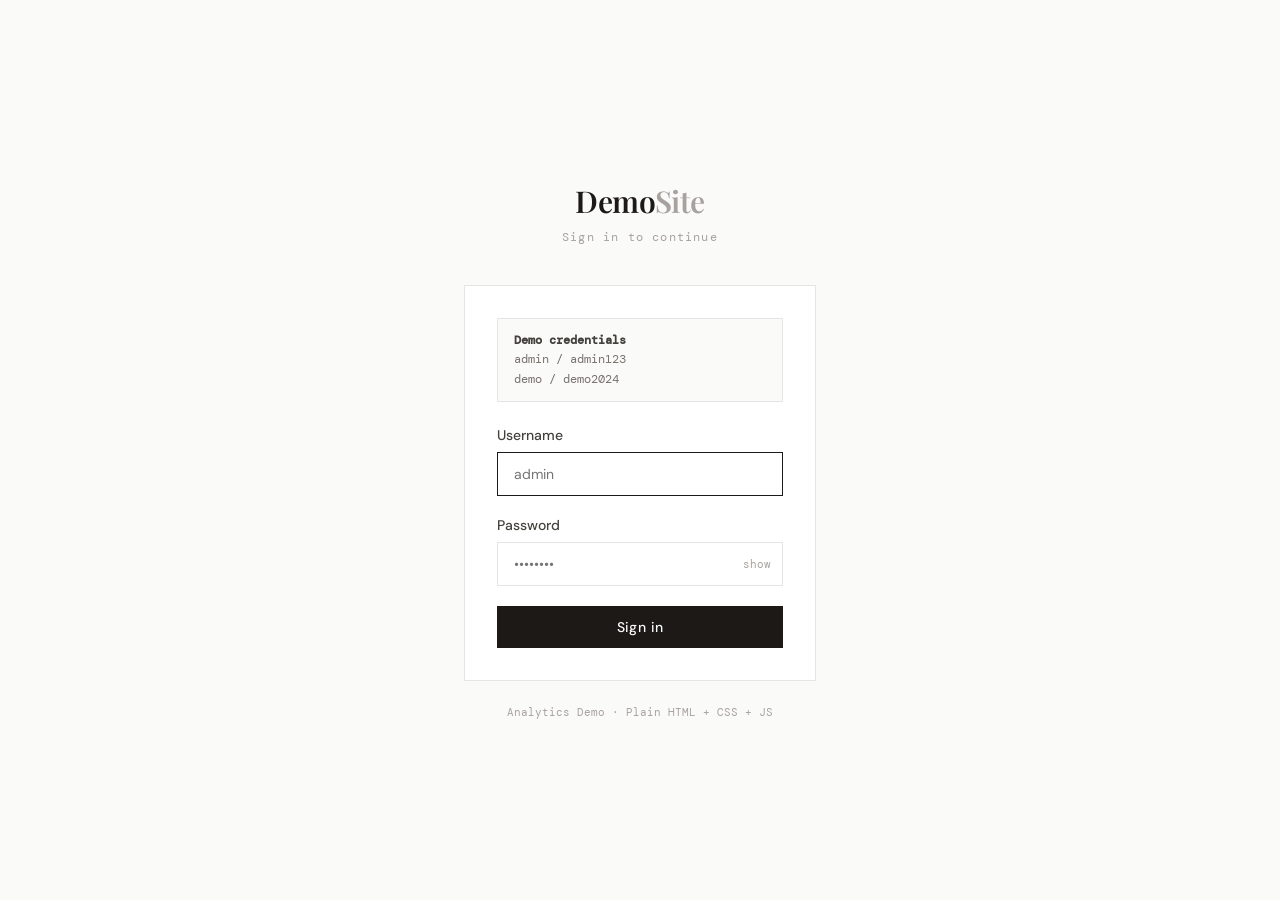
<file: index.html>
<!DOCTYPE html>
<html lang="en">
<head>
  <meta charset="UTF-8" />
  <meta name="viewport" content="width=device-width, initial-scale=1.0" />
  <title>DemoSite — Analytics Demo</title>
  <link rel="preconnect" href="https://fonts.googleapis.com" />
  <link rel="preconnect" href="https://fonts.gstatic.com" crossorigin />
  <link href="https://fonts.googleapis.com/css2?family=Playfair+Display:wght@400;500;600;700&family=DM+Sans:wght@300;400;500;600&family=DM+Mono:wght@400;500&display=swap" rel="stylesheet" />
  <link rel="stylesheet" href="style.css" />
</head>
<!-- Google tag (gtag.js) -->
<script async src="https://www.googletagmanager.com/gtag/js?id=G-HKEQTXE552"></script>
<script>
  window.dataLayer = window.dataLayer || [];
  function gtag(){dataLayer.push(arguments);}
  gtag('js', new Date());

  gtag('config', 'G-HKEQTXE552');
</script>
<body>

  <!-- LOGIN PAGE -->
  <div id="login-page" class="login-wrapper">
    <div class="login-inner">
      <div class="login-brand">
        <p class="brand-logo">Demo<span class="muted">Site</span></p>
        <p class="login-subtitle">Sign in to continue</p>
      </div>
      <div class="card">
        <div class="hint-box">
          <p><span class="hint-title">Demo credentials</span><br />admin / admin123<br />demo / demo2024</p>
        </div>
        <form id="login-form" novalidate>
          <div class="field">
            <label for="username">Username</label>
            <input type="text" id="username" name="username" autocomplete="username" autofocus placeholder="admin" />
          </div>
          <div class="field">
            <label for="password">Password</label>
            <div class="pw-wrap">
              <input type="password" id="password" name="password" autocomplete="current-password" placeholder="••••••••" />
              <button type="button" id="toggle-pw" class="show-hide">show</button>
            </div>
          </div>
          <div id="login-error" class="error-msg hidden">
            <span>✕</span><span id="error-text"></span>
          </div>
          <button type="submit" id="login-btn" class="btn-primary full-width justify-center">Sign in</button>
        </form>
      </div>
      <p class="login-footer">Analytics Demo · Plain HTML + CSS + JS</p>
    </div>
  </div>

  <!-- APP SHELL -->
  <div id="app" class="hidden app-shell">
    <header class="navbar">
      <div class="nav-inner">
        <a href="#" class="nav-brand" data-page="home">Demo<span class="muted">Site</span></a>
        <nav class="nav-links" id="desktop-nav">
          <a href="#" class="nav-item" data-page="home">Home</a>
          <a href="#" class="nav-item" data-page="outbound">Outbound Links</a>
          <a href="#" class="nav-item" data-page="form">Form</a>
          <a href="#" class="nav-item" data-page="video">Video</a>
          <a href="#" class="nav-item" data-page="download">Download</a>
          <a href="resources.html" class="nav-item">Resources</a>
          <div class="nav-user">
            <span class="user-name" id="nav-username"></span>
            <button id="logout-btn" class="btn-signout">Sign out</button>
          </div>
        </nav>
        <button id="hamburger" class="hamburger" aria-label="Toggle menu">
          <svg id="icon-menu" width="20" height="20" fill="none" stroke="currentColor" viewBox="0 0 24 24">
            <path stroke-linecap="round" stroke-linejoin="round" stroke-width="2" d="M4 6h16M4 12h16M4 18h16"/>
          </svg>
          <svg id="icon-close" width="20" height="20" class="hidden" fill="none" stroke="currentColor" viewBox="0 0 24 24">
            <path stroke-linecap="round" stroke-linejoin="round" stroke-width="2" d="M6 18L18 6M6 6l12 12"/>
          </svg>
        </button>
      </div>
      <div id="mobile-menu" class="mobile-menu hidden">
        <a href="#" class="mobile-nav-item" data-page="home">Home</a>
        <a href="#" class="mobile-nav-item" data-page="outbound">Outbound Links</a>
        <a href="#" class="mobile-nav-item" data-page="form">Form</a>
        <a href="#" class="mobile-nav-item" data-page="video">Video</a>
        <a href="#" class="mobile-nav-item" data-page="download">Download</a>
        <a href="resources.html" class="mobile-nav-item">Resources</a>
        <div class="mobile-user">
          <span class="user-name" id="mobile-username"></span>
          <button id="mobile-logout-btn" class="btn-signout">Sign out</button>
        </div>
      </div>
    </header>

    <div id="page-content" class="flex-1">

      <!-- HOME -->
      <main id="page-home" class="page hidden">
        <div class="container py-20">
          <div class="hero-block">
            <p class="section-label">Analytics Demo</p>
            <h1 class="page-title">A clean site to test<br />your tracking setup.</h1>
            <p class="hero-desc">Each page demonstrates a common interaction — outbound clicks, form submissions, video plays, and file downloads. Instrument them however you like.</p>
            <a href="#" class="btn-primary" data-page="outbound">Explore pages <span class="muted">→</span></a>
          </div>
          <div class="feature-grid">
            <a href="#" class="feature-card" data-page="outbound">
              <span class="feature-icon">↗</span>
              <h2>Outbound Links</h2>
              <p>Buttons that open external URLs — ready for click tracking.</p>
            </a>
            <a href="#" class="feature-card" data-page="form">
              <span class="feature-icon">✦</span>
              <h2>Contact Form</h2>
              <p>A validated form with client-side validation.</p>
            </a>
            <a href="#" class="feature-card" data-page="video">
              <span class="feature-icon">▶</span>
              <h2>Embedded Video</h2>
              <p>YouTube iframe with full controls and play tracking.</p>
            </a>
            <a href="#" class="feature-card" data-page="download">
              <span class="feature-icon">↓</span>
              <h2>File Download</h2>
              <p>A sample PDF ready for download tracking.</p>
            </a>
          </div>
        </div>
      </main>

      <!-- OUTBOUND -->
      <main id="page-outbound" class="page hidden">
        <div class="container py-16">
          <p class="section-label">Page 01</p>
          <h1 class="page-title">Outbound Links</h1>
          <p class="page-desc">Each button opens an external URL. The handler logs to the console — swap the <code>console.log</code> for a <code>gtag</code> call when ready.</p>
          <div class="link-grid" id="outbound-grid"></div>
          <div class="code-block">
            <p class="code-comment">// Open DevTools Console to see click events</p>
            <p><span class="code-fn">gtag</span>(<span class="code-str">'event'</span>, <span class="code-str">'outbound_click'</span>, {</p>
            <p class="code-indent"><span class="code-key">link_url</span>: <span class="code-str">'https://...'</span>,</p>
            <p class="code-indent"><span class="code-key">link_text</span>: <span class="code-str">'Visit Google'</span></p>
            <p>});</p>
          </div>
        </div>
      </main>

      <!-- FORM -->
      <main id="page-form" class="page hidden">
        <div class="container py-16">
          <div id="form-view">
            <p class="section-label">Page 02</p>
            <h1 class="page-title">Contact Form</h1>
            <p class="page-desc">A validated form. On submit, a <code>form_submit</code> event is logged — ready to wire into GA4.</p>
            <div class="form-wrap">
              <form id="contact-form" novalidate>
                <div class="field">
                  <label>Full name <span class="req">*</span></label>
                  <input type="text" id="cf-name" placeholder="Jane Smith" />
                  <p class="field-error hidden" id="err-name">Name is required</p>
                </div>
                <div class="field">
                  <label>Email address <span class="req">*</span></label>
                  <input type="email" id="cf-email" placeholder="jane@example.com" />
                  <p class="field-error hidden" id="err-email">Enter a valid email</p>
                </div>
                <div class="field">
                  <label>Subject</label>
                  <select id="cf-subject">
                    <option value="">Select a subject</option>
                    <option value="general">General enquiry</option>
                    <option value="support">Support</option>
                    <option value="feedback">Feedback</option>
                    <option value="other">Other</option>
                  </select>
                </div>
                <div class="field">
                  <label>Message <span class="req">*</span></label>
                  <textarea id="cf-message" rows="5" placeholder="Your message..."></textarea>
                  <p class="field-error hidden" id="err-message">Message is required (min 10 chars)</p>
                </div>
                <div class="checkbox-field">
                  <input type="checkbox" id="cf-subscribe" />
                  <label for="cf-subscribe">Subscribe to newsletter updates</label>
                </div>
                <button type="submit" id="form-submit-btn" class="btn-primary full-width justify-center">Send message</button>
              </form>
            </div>
          </div>
          <div id="form-success" class="hidden success-view">
            <div class="success-icon">✓</div>
            <h2>Message received</h2>
            <p>Thanks for your submission. Check the console for the logged form data.</p>
            <button id="form-reset-btn" class="btn-outline">Submit another</button>
          </div>
        </div>
      </main>

      <!-- VIDEO -->
      <main id="page-video" class="page hidden">
        <div class="container py-16">
          <p class="section-label">Page 03</p>
          <h1 class="page-title">Embedded Video</h1>
          <p class="page-desc">YouTube videos via iframe. A <code>video_play</code> event fires on each play — ready for GA4.</p>
          <div class="video-layout">
            <div class="video-main">
              <div class="video-player-wrap" id="video-player-wrap"></div>
              <div class="video-info">
                <h2 id="video-title">Big Buck Bunny</h2>
                <p id="video-desc">A classic open-source short film by Blender Foundation.</p>
              </div>
            </div>
            <div class="playlist">
              <p class="section-label" style="margin-bottom:1rem">Playlist</p>
              <div id="playlist-items"></div>
            </div>
          </div>
        </div>
      </main>

      <!-- DOWNLOAD -->
      <main id="page-download" class="page hidden">
        <div class="container py-16">
          <p class="section-label">Page 04</p>
          <h1 class="page-title">File Downloads</h1>
          <p class="page-desc">Each download fires a <code>file_download</code> event to the console. Swap for a GA4 call to track in your dashboard.</p>
          <div class="download-list" id="download-list"></div>
          <div class="note-box">
            <p><span class="note-bold">Note:</span> Sample files are served from the <code>/public</code> folder. Replace them with real assets as needed.</p>
          </div>
        </div>
      </main>

    </div>

    <footer class="site-footer">
      <div class="footer-inner">
        <p class="nav-brand">Demo<span class="muted">Site</span></p>
        <p class="footer-note">Built with plain HTML + CSS + JS</p>
      </div>
    </footer>
  </div>

  <script src="app.js"></script>
</body>
</html>
</file>
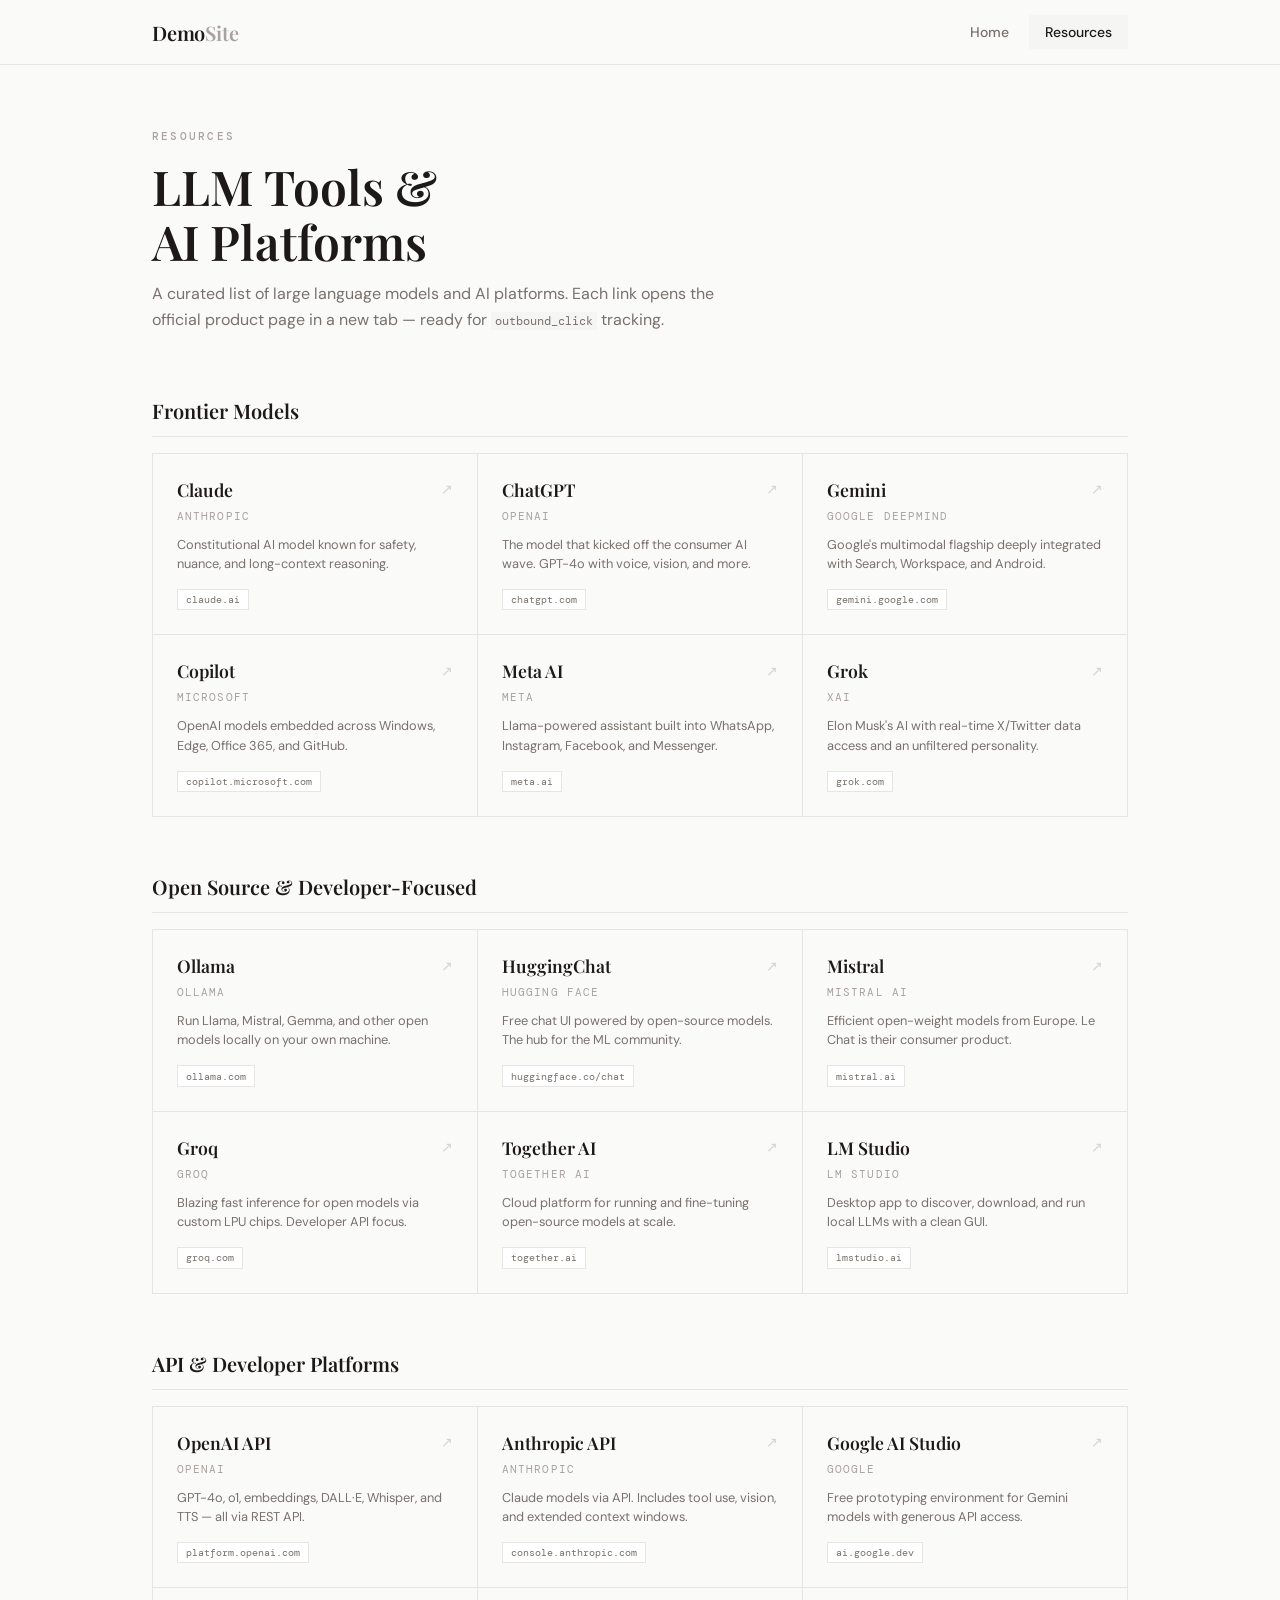
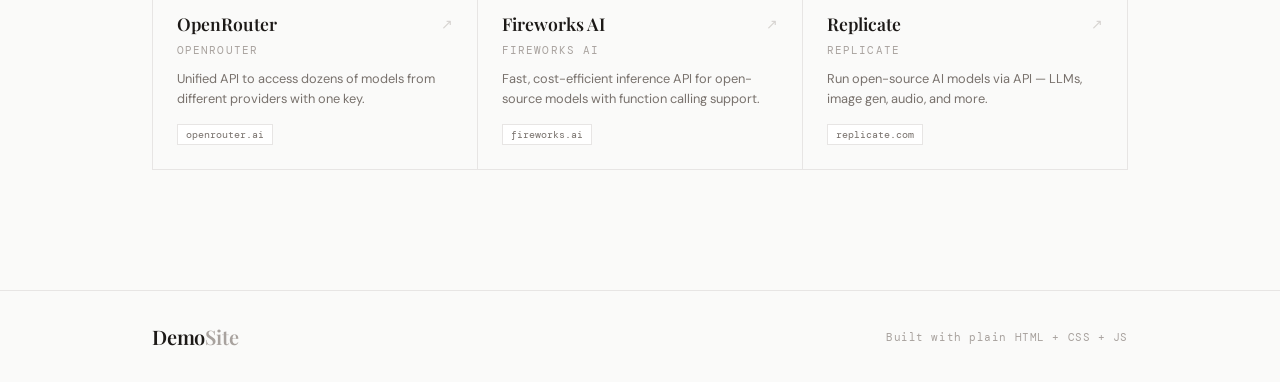
<file: resources.html>
<!DOCTYPE html>
<html lang="en">
<head>
  <meta charset="UTF-8" />
  <meta name="viewport" content="width=device-width, initial-scale=1.0" />
  <title>Resources — DemoSite</title>
  <link rel="preconnect" href="https://fonts.googleapis.com" />
  <link rel="preconnect" href="https://fonts.gstatic.com" crossorigin />
  <link href="https://fonts.googleapis.com/css2?family=Playfair+Display:wght@400;500;600;700&family=DM+Sans:wght@300;400;500;600&family=DM+Mono:wght@400;500&display=swap" rel="stylesheet" />
  <link rel="stylesheet" href="style.css" />
  <style>
    .resources-hero { margin-bottom: 4rem; max-width: 36rem; }
    .resources-section { margin-bottom: 3.5rem; }
    .resources-section-title {
      font-family: 'Playfair Display', serif;
      font-size: 1.25rem;
      font-weight: 600;
      color: var(--stone-900);
      margin-bottom: 1rem;
      padding-bottom: 0.75rem;
      border-bottom: 1px solid var(--stone-200);
    }
    .llm-grid {
      display: grid;
      grid-template-columns: repeat(3, 1fr);
      gap: 1px;
      background: var(--stone-200);
      border: 1px solid var(--stone-200);
      margin-bottom: 0;
    }
    .llm-card {
      background: var(--stone-50);
      padding: 1.5rem;
      text-decoration: none;
      display: flex;
      flex-direction: column;
      gap: 0.5rem;
      transition: background 0.15s;
    }
    .llm-card:hover { background: white; }
    .llm-card-top {
      display: flex;
      align-items: center;
      justify-content: space-between;
    }
    .llm-name {
      font-family: 'Playfair Display', serif;
      font-size: 1.1rem;
      font-weight: 600;
      color: var(--stone-900);
    }
    .llm-arrow {
      font-family: 'DM Mono', monospace;
      font-size: 0.9rem;
      color: var(--stone-300);
      transition: color 0.2s;
    }
    .llm-card:hover .llm-arrow { color: var(--stone-900); }
    .llm-maker {
      font-family: 'DM Mono', monospace;
      font-size: 0.68rem;
      color: var(--stone-400);
      letter-spacing: 0.1em;
      text-transform: uppercase;
    }
    .llm-desc {
      font-size: 0.8rem;
      color: var(--stone-500);
      line-height: 1.5;
      margin-top: 0.25rem;
    }
    .llm-tag {
      display: inline-block;
      font-family: 'DM Mono', monospace;
      font-size: 0.65rem;
      padding: 0.2rem 0.5rem;
      border: 1px solid var(--stone-200);
      color: var(--stone-500);
      background: white;
      margin-top: 0.5rem;
      align-self: flex-start;
    }
    @media (max-width: 900px) { .llm-grid { grid-template-columns: repeat(2, 1fr); } }
    @media (max-width: 540px) { .llm-grid { grid-template-columns: 1fr; } }
  </style>
</head>
<!-- Google tag (gtag.js) -->
<script async src="https://www.googletagmanager.com/gtag/js?id=G-HKEQTXE552"></script>
<script>
  window.dataLayer = window.dataLayer || [];
  function gtag(){dataLayer.push(arguments);}
  gtag('js', new Date());

  gtag('config', 'G-HKEQTXE552');
</script>
<body>

  <header class="navbar">
    <div class="nav-inner">
      <a href="index.html" class="nav-brand">Demo<span class="muted">Site</span></a>
      <nav class="nav-links">
        <a href="index.html" class="nav-item">Home</a>
        <a href="resources.html" class="nav-item active">Resources</a>
      </nav>
      <button id="hamburger" class="hamburger" aria-label="Toggle menu">
        <svg id="icon-menu" width="20" height="20" fill="none" stroke="currentColor" viewBox="0 0 24 24">
          <path stroke-linecap="round" stroke-linejoin="round" stroke-width="2" d="M4 6h16M4 12h16M4 18h16"/>
        </svg>
        <svg id="icon-close" width="20" height="20" class="hidden" fill="none" stroke="currentColor" viewBox="0 0 24 24">
          <path stroke-linecap="round" stroke-linejoin="round" stroke-width="2" d="M6 18L18 6M6 6l12 12"/>
        </svg>
      </button>
    </div>
    <div id="mobile-menu" class="mobile-menu hidden">
      <a href="index.html" class="mobile-nav-item">Home</a>
      <a href="resources.html" class="mobile-nav-item active">Resources</a>
    </div>
  </header>

  <main>
    <div class="container py-16">

      <div class="resources-hero">
        <p class="section-label" style="margin-bottom:1rem">Resources</p>
        <h1 class="page-title">LLM Tools &amp;<br />AI Platforms</h1>
        <p class="page-desc" style="margin-bottom:0">
          A curated list of large language models and AI platforms.
          Each link opens the official product page in a new tab —
          ready for <code>outbound_click</code> tracking.
        </p>
      </div>

      <!-- Frontier Models -->
      <div class="resources-section">
        <p class="resources-section-title">Frontier Models</p>
        <div class="llm-grid">
          <a href="https://claude.ai" target="_blank" rel="noopener noreferrer" class="llm-card" onclick="track('claude.ai','Claude')">
            <div class="llm-card-top">
              <span class="llm-name">Claude</span>
              <span class="llm-arrow">↗</span>
            </div>
            <span class="llm-maker">Anthropic</span>
            <p class="llm-desc">Constitutional AI model known for safety, nuance, and long-context reasoning.</p>
            <span class="llm-tag">claude.ai</span>
          </a>
          <a href="https://chatgpt.com" target="_blank" rel="noopener noreferrer" class="llm-card" onclick="track('chatgpt.com','ChatGPT')">
            <div class="llm-card-top">
              <span class="llm-name">ChatGPT</span>
              <span class="llm-arrow">↗</span>
            </div>
            <span class="llm-maker">OpenAI</span>
            <p class="llm-desc">The model that kicked off the consumer AI wave. GPT-4o with voice, vision, and more.</p>
            <span class="llm-tag">chatgpt.com</span>
          </a>
          <a href="https://gemini.google.com" target="_blank" rel="noopener noreferrer" class="llm-card" onclick="track('gemini.google.com','Gemini')">
            <div class="llm-card-top">
              <span class="llm-name">Gemini</span>
              <span class="llm-arrow">↗</span>
            </div>
            <span class="llm-maker">Google DeepMind</span>
            <p class="llm-desc">Google's multimodal flagship deeply integrated with Search, Workspace, and Android.</p>
            <span class="llm-tag">gemini.google.com</span>
          </a>
          <a href="https://copilot.microsoft.com" target="_blank" rel="noopener noreferrer" class="llm-card" onclick="track('copilot.microsoft.com','Copilot')">
            <div class="llm-card-top">
              <span class="llm-name">Copilot</span>
              <span class="llm-arrow">↗</span>
            </div>
            <span class="llm-maker">Microsoft</span>
            <p class="llm-desc">OpenAI models embedded across Windows, Edge, Office 365, and GitHub.</p>
            <span class="llm-tag">copilot.microsoft.com</span>
          </a>
          <a href="https://www.meta.ai" target="_blank" rel="noopener noreferrer" class="llm-card" onclick="track('meta.ai','Meta AI')">
            <div class="llm-card-top">
              <span class="llm-name">Meta AI</span>
              <span class="llm-arrow">↗</span>
            </div>
            <span class="llm-maker">Meta</span>
            <p class="llm-desc">Llama-powered assistant built into WhatsApp, Instagram, Facebook, and Messenger.</p>
            <span class="llm-tag">meta.ai</span>
          </a>
          <a href="https://grok.com" target="_blank" rel="noopener noreferrer" class="llm-card" onclick="track('grok.com','Grok')">
            <div class="llm-card-top">
              <span class="llm-name">Grok</span>
              <span class="llm-arrow">↗</span>
            </div>
            <span class="llm-maker">xAI</span>
            <p class="llm-desc">Elon Musk's AI with real-time X/Twitter data access and an unfiltered personality.</p>
            <span class="llm-tag">grok.com</span>
          </a>
        </div>
      </div>

      <!-- Open Source & Developer -->
      <div class="resources-section">
        <p class="resources-section-title">Open Source &amp; Developer-Focused</p>
        <div class="llm-grid">
          <a href="https://ollama.com" target="_blank" rel="noopener noreferrer" class="llm-card" onclick="track('ollama.com','Ollama')">
            <div class="llm-card-top">
              <span class="llm-name">Ollama</span>
              <span class="llm-arrow">↗</span>
            </div>
            <span class="llm-maker">Ollama</span>
            <p class="llm-desc">Run Llama, Mistral, Gemma, and other open models locally on your own machine.</p>
            <span class="llm-tag">ollama.com</span>
          </a>
          <a href="https://huggingface.co/chat" target="_blank" rel="noopener noreferrer" class="llm-card" onclick="track('huggingface.co','HuggingChat')">
            <div class="llm-card-top">
              <span class="llm-name">HuggingChat</span>
              <span class="llm-arrow">↗</span>
            </div>
            <span class="llm-maker">Hugging Face</span>
            <p class="llm-desc">Free chat UI powered by open-source models. The hub for the ML community.</p>
            <span class="llm-tag">huggingface.co/chat</span>
          </a>
          <a href="https://mistral.ai" target="_blank" rel="noopener noreferrer" class="llm-card" onclick="track('mistral.ai','Mistral')">
            <div class="llm-card-top">
              <span class="llm-name">Mistral</span>
              <span class="llm-arrow">↗</span>
            </div>
            <span class="llm-maker">Mistral AI</span>
            <p class="llm-desc">Efficient open-weight models from Europe. Le Chat is their consumer product.</p>
            <span class="llm-tag">mistral.ai</span>
          </a>
          <a href="https://groq.com" target="_blank" rel="noopener noreferrer" class="llm-card" onclick="track('groq.com','Groq')">
            <div class="llm-card-top">
              <span class="llm-name">Groq</span>
              <span class="llm-arrow">↗</span>
            </div>
            <span class="llm-maker">Groq</span>
            <p class="llm-desc">Blazing fast inference for open models via custom LPU chips. Developer API focus.</p>
            <span class="llm-tag">groq.com</span>
          </a>
          <a href="https://together.ai" target="_blank" rel="noopener noreferrer" class="llm-card" onclick="track('together.ai','Together AI')">
            <div class="llm-card-top">
              <span class="llm-name">Together AI</span>
              <span class="llm-arrow">↗</span>
            </div>
            <span class="llm-maker">Together AI</span>
            <p class="llm-desc">Cloud platform for running and fine-tuning open-source models at scale.</p>
            <span class="llm-tag">together.ai</span>
          </a>
          <a href="https://lmstudio.ai" target="_blank" rel="noopener noreferrer" class="llm-card" onclick="track('lmstudio.ai','LM Studio')">
            <div class="llm-card-top">
              <span class="llm-name">LM Studio</span>
              <span class="llm-arrow">↗</span>
            </div>
            <span class="llm-maker">LM Studio</span>
            <p class="llm-desc">Desktop app to discover, download, and run local LLMs with a clean GUI.</p>
            <span class="llm-tag">lmstudio.ai</span>
          </a>
        </div>
      </div>

      <!-- API Platforms -->
      <div class="resources-section">
        <p class="resources-section-title">API &amp; Developer Platforms</p>
        <div class="llm-grid">
          <a href="https://platform.openai.com" target="_blank" rel="noopener noreferrer" class="llm-card" onclick="track('platform.openai.com','OpenAI API')">
            <div class="llm-card-top">
              <span class="llm-name">OpenAI API</span>
              <span class="llm-arrow">↗</span>
            </div>
            <span class="llm-maker">OpenAI</span>
            <p class="llm-desc">GPT-4o, o1, embeddings, DALL·E, Whisper, and TTS — all via REST API.</p>
            <span class="llm-tag">platform.openai.com</span>
          </a>
          <a href="https://console.anthropic.com" target="_blank" rel="noopener noreferrer" class="llm-card" onclick="track('console.anthropic.com','Anthropic API')">
            <div class="llm-card-top">
              <span class="llm-name">Anthropic API</span>
              <span class="llm-arrow">↗</span>
            </div>
            <span class="llm-maker">Anthropic</span>
            <p class="llm-desc">Claude models via API. Includes tool use, vision, and extended context windows.</p>
            <span class="llm-tag">console.anthropic.com</span>
          </a>
          <a href="https://ai.google.dev" target="_blank" rel="noopener noreferrer" class="llm-card" onclick="track('ai.google.dev','Google AI Studio')">
            <div class="llm-card-top">
              <span class="llm-name">Google AI Studio</span>
              <span class="llm-arrow">↗</span>
            </div>
            <span class="llm-maker">Google</span>
            <p class="llm-desc">Free prototyping environment for Gemini models with generous API access.</p>
            <span class="llm-tag">ai.google.dev</span>
          </a>
          <a href="https://openrouter.ai" target="_blank" rel="noopener noreferrer" class="llm-card" onclick="track('openrouter.ai','OpenRouter')">
            <div class="llm-card-top">
              <span class="llm-name">OpenRouter</span>
              <span class="llm-arrow">↗</span>
            </div>
            <span class="llm-maker">OpenRouter</span>
            <p class="llm-desc">Unified API to access dozens of models from different providers with one key.</p>
            <span class="llm-tag">openrouter.ai</span>
          </a>
          <a href="https://fireworks.ai" target="_blank" rel="noopener noreferrer" class="llm-card" onclick="track('fireworks.ai','Fireworks AI')">
            <div class="llm-card-top">
              <span class="llm-name">Fireworks AI</span>
              <span class="llm-arrow">↗</span>
            </div>
            <span class="llm-maker">Fireworks AI</span>
            <p class="llm-desc">Fast, cost-efficient inference API for open-source models with function calling support.</p>
            <span class="llm-tag">fireworks.ai</span>
          </a>
          <a href="https://replicate.com" target="_blank" rel="noopener noreferrer" class="llm-card" onclick="track('replicate.com','Replicate')">
            <div class="llm-card-top">
              <span class="llm-name">Replicate</span>
              <span class="llm-arrow">↗</span>
            </div>
            <span class="llm-maker">Replicate</span>
            <p class="llm-desc">Run open-source AI models via API — LLMs, image gen, audio, and more.</p>
            <span class="llm-tag">replicate.com</span>
          </a>
        </div>
      </div>

    </div>
  </main>

  <footer class="site-footer">
    <div class="footer-inner">
      <p class="nav-brand">Demo<span class="muted">Site</span></p>
      <p class="footer-note">Built with plain HTML + CSS + JS</p>
    </div>
  </footer>

  <script>
    function track(url, label) {
      // GA4 hook: gtag('event', 'outbound_click', { link_url: url, link_text: label });
      console.log(`[Analytics] outbound_click — ${label} → ${url}`);
    }

    // Mobile menu
    const hamburger  = document.getElementById('hamburger');
    const mobileMenu = document.getElementById('mobile-menu');
    const iconMenu   = document.getElementById('icon-menu');
    const iconClose  = document.getElementById('icon-close');

    hamburger.addEventListener('click', function () {
      const isOpen = !mobileMenu.classList.contains('hidden');
      mobileMenu.classList.toggle('hidden', isOpen);
      iconMenu.classList.toggle('hidden', !isOpen);
      iconClose.classList.toggle('hidden', isOpen);
    });
  </script>

</body>
</html>
</file>
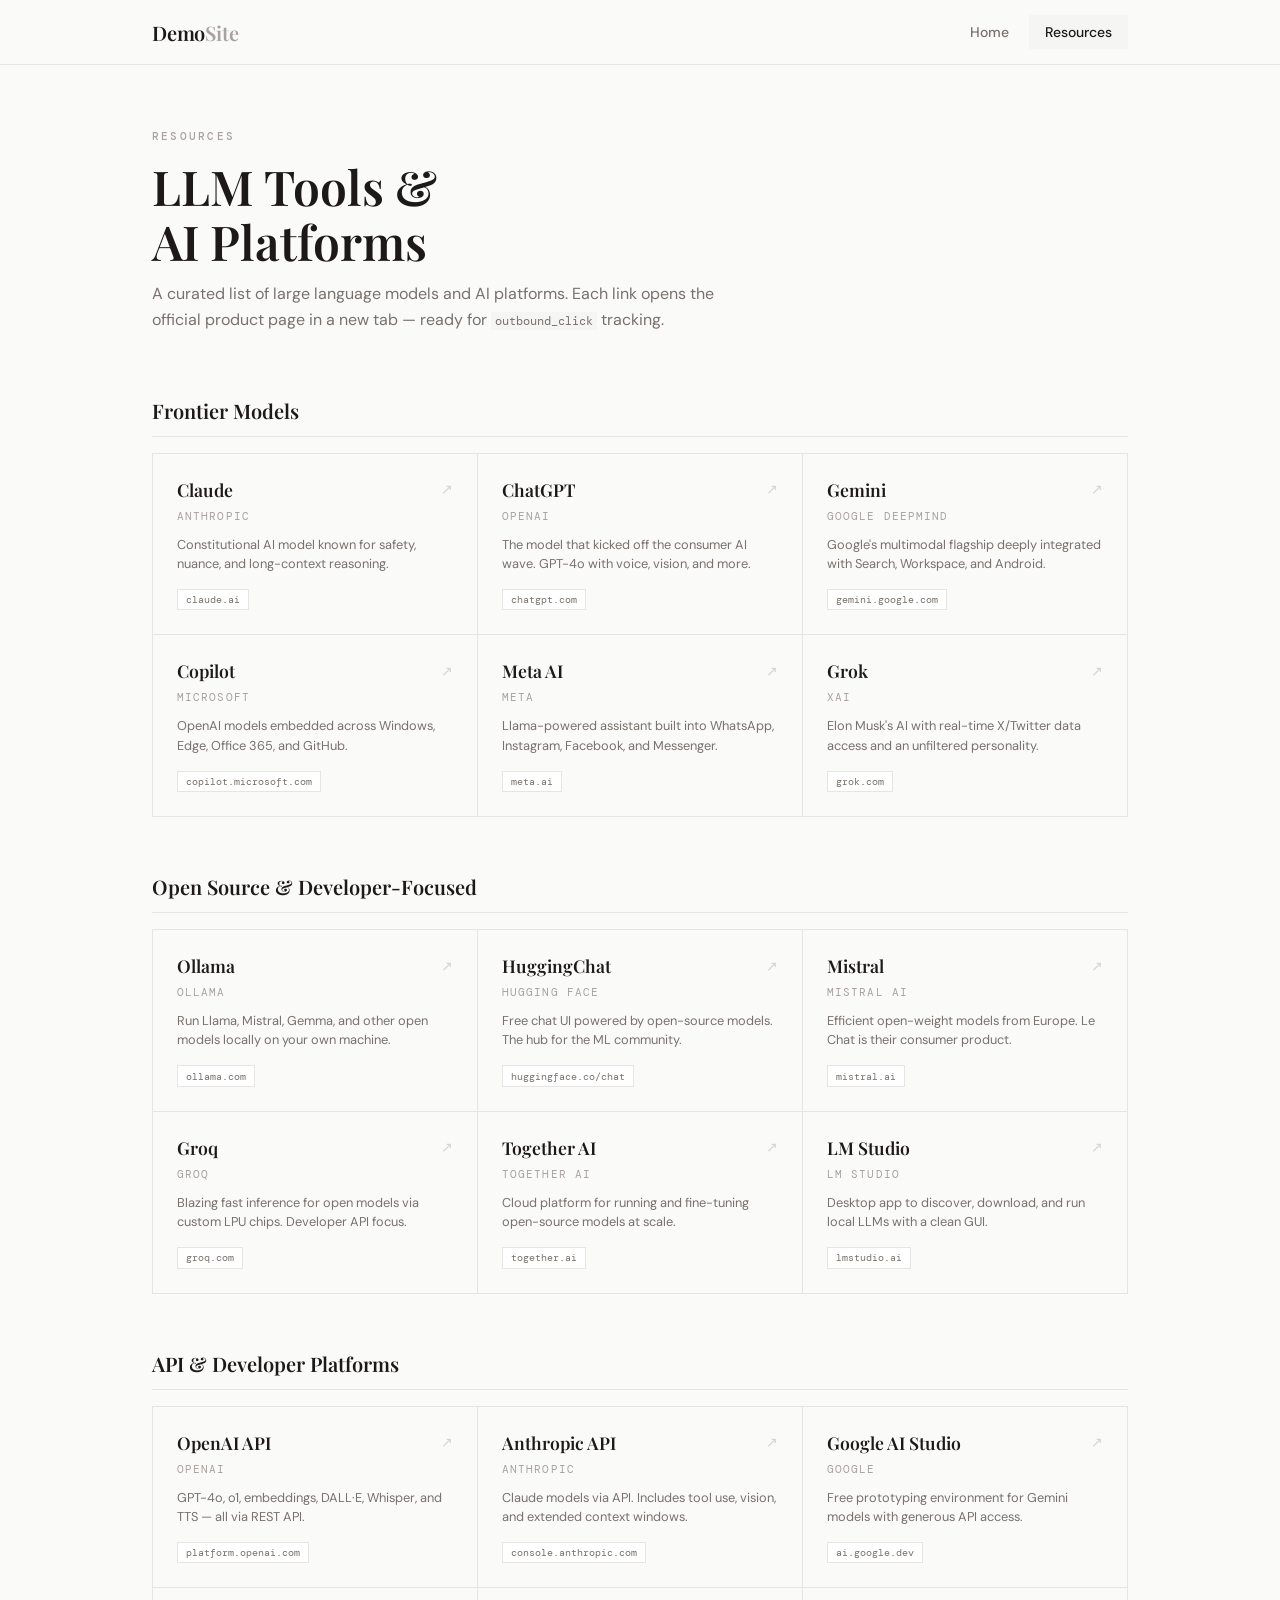
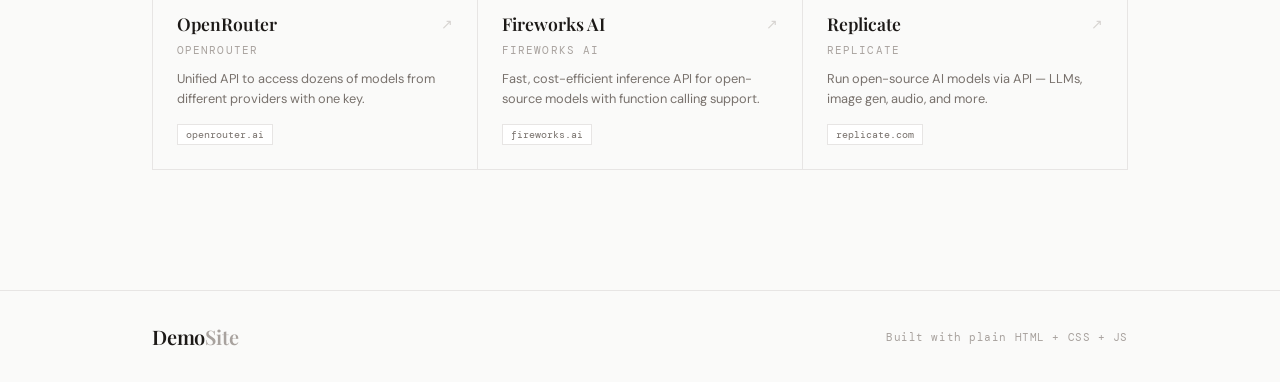
<file: pages/resources.html>
<!DOCTYPE html>
<html lang="en">
<head>
  <meta charset="UTF-8" />
  <meta name="viewport" content="width=device-width, initial-scale=1.0" />
  <title>Resources — DemoSite</title>
  <link rel="preconnect" href="https://fonts.googleapis.com" />
  <link rel="preconnect" href="https://fonts.gstatic.com" crossorigin />
  <link href="https://fonts.googleapis.com/css2?family=Playfair+Display:wght@400;500;600;700&family=DM+Sans:wght@300;400;500;600&family=DM+Mono:wght@400;500&display=swap" rel="stylesheet" />
  <link rel="stylesheet" href="../style.css" />
  <style>
    .resources-hero { margin-bottom: 4rem; max-width: 36rem; }
    .resources-section { margin-bottom: 3.5rem; }
    .resources-section-title {
      font-family: 'Playfair Display', serif;
      font-size: 1.25rem;
      font-weight: 600;
      color: var(--stone-900);
      margin-bottom: 1rem;
      padding-bottom: 0.75rem;
      border-bottom: 1px solid var(--stone-200);
    }
    .llm-grid {
      display: grid;
      grid-template-columns: repeat(3, 1fr);
      gap: 1px;
      background: var(--stone-200);
      border: 1px solid var(--stone-200);
      margin-bottom: 0;
    }
    .llm-card {
      background: var(--stone-50);
      padding: 1.5rem;
      text-decoration: none;
      display: flex;
      flex-direction: column;
      gap: 0.5rem;
      transition: background 0.15s;
    }
    .llm-card:hover { background: white; }
    .llm-card-top {
      display: flex;
      align-items: center;
      justify-content: space-between;
    }
    .llm-name {
      font-family: 'Playfair Display', serif;
      font-size: 1.1rem;
      font-weight: 600;
      color: var(--stone-900);
    }
    .llm-arrow {
      font-family: 'DM Mono', monospace;
      font-size: 0.9rem;
      color: var(--stone-300);
      transition: color 0.2s;
    }
    .llm-card:hover .llm-arrow { color: var(--stone-900); }
    .llm-maker {
      font-family: 'DM Mono', monospace;
      font-size: 0.68rem;
      color: var(--stone-400);
      letter-spacing: 0.1em;
      text-transform: uppercase;
    }
    .llm-desc {
      font-size: 0.8rem;
      color: var(--stone-500);
      line-height: 1.5;
      margin-top: 0.25rem;
    }
    .llm-tag {
      display: inline-block;
      font-family: 'DM Mono', monospace;
      font-size: 0.65rem;
      padding: 0.2rem 0.5rem;
      border: 1px solid var(--stone-200);
      color: var(--stone-500);
      background: white;
      margin-top: 0.5rem;
      align-self: flex-start;
    }
    @media (max-width: 900px) { .llm-grid { grid-template-columns: repeat(2, 1fr); } }
    @media (max-width: 540px) { .llm-grid { grid-template-columns: 1fr; } }
  </style>
</head>
<!-- Google tag (gtag.js) -->
<script async src="https://www.googletagmanager.com/gtag/js?id=G-HKEQTXE552"></script>
<script>
  window.dataLayer = window.dataLayer || [];
  function gtag(){dataLayer.push(arguments);}
  gtag('js', new Date());

  gtag('config', 'G-HKEQTXE552');
</script>
<body>

  <header class="navbar">
    <div class="nav-inner">
      <a href="index.html" class="nav-brand">Demo<span class="muted">Site</span></a>
      <nav class="nav-links">
        <a href="../index.html" class="nav-item">Home</a>
        <a href="resources.html" class="nav-item active">Resources</a>
      </nav>
      <button id="hamburger" class="hamburger" aria-label="Toggle menu">
        <svg id="icon-menu" width="20" height="20" fill="none" stroke="currentColor" viewBox="0 0 24 24">
          <path stroke-linecap="round" stroke-linejoin="round" stroke-width="2" d="M4 6h16M4 12h16M4 18h16"/>
        </svg>
        <svg id="icon-close" width="20" height="20" class="hidden" fill="none" stroke="currentColor" viewBox="0 0 24 24">
          <path stroke-linecap="round" stroke-linejoin="round" stroke-width="2" d="M6 18L18 6M6 6l12 12"/>
        </svg>
      </button>
    </div>
    <div id="mobile-menu" class="mobile-menu hidden">
      <a href="../index.html" class="mobile-nav-item">Home</a>
      <a href="resources.html" class="mobile-nav-item active">Resources</a>
    </div>
  </header>

  <main>
    <div class="container py-16">

      <div class="resources-hero">
        <p class="section-label" style="margin-bottom:1rem">Resources</p>
        <h1 class="page-title">LLM Tools &amp;<br />AI Platforms</h1>
        <p class="page-desc" style="margin-bottom:0">
          A curated list of large language models and AI platforms.
          Each link opens the official product page in a new tab —
          ready for <code>outbound_click</code> tracking.
        </p>
      </div>

      <!-- Frontier Models -->
      <div class="resources-section">
        <p class="resources-section-title">Frontier Models</p>
        <div class="llm-grid">
          <a href="https://claude.ai" target="_blank" rel="noopener noreferrer" class="llm-card" onclick="track('claude.ai','Claude')">
            <div class="llm-card-top">
              <span class="llm-name">Claude</span>
              <span class="llm-arrow">↗</span>
            </div>
            <span class="llm-maker">Anthropic</span>
            <p class="llm-desc">Constitutional AI model known for safety, nuance, and long-context reasoning.</p>
            <span class="llm-tag">claude.ai</span>
          </a>
          <a href="https://chatgpt.com" target="_blank" rel="noopener noreferrer" class="llm-card" onclick="track('chatgpt.com','ChatGPT')">
            <div class="llm-card-top">
              <span class="llm-name">ChatGPT</span>
              <span class="llm-arrow">↗</span>
            </div>
            <span class="llm-maker">OpenAI</span>
            <p class="llm-desc">The model that kicked off the consumer AI wave. GPT-4o with voice, vision, and more.</p>
            <span class="llm-tag">chatgpt.com</span>
          </a>
          <a href="https://gemini.google.com" target="_blank" rel="noopener noreferrer" class="llm-card" onclick="track('gemini.google.com','Gemini')">
            <div class="llm-card-top">
              <span class="llm-name">Gemini</span>
              <span class="llm-arrow">↗</span>
            </div>
            <span class="llm-maker">Google DeepMind</span>
            <p class="llm-desc">Google's multimodal flagship deeply integrated with Search, Workspace, and Android.</p>
            <span class="llm-tag">gemini.google.com</span>
          </a>
          <a href="https://copilot.microsoft.com" target="_blank" rel="noopener noreferrer" class="llm-card" onclick="track('copilot.microsoft.com','Copilot')">
            <div class="llm-card-top">
              <span class="llm-name">Copilot</span>
              <span class="llm-arrow">↗</span>
            </div>
            <span class="llm-maker">Microsoft</span>
            <p class="llm-desc">OpenAI models embedded across Windows, Edge, Office 365, and GitHub.</p>
            <span class="llm-tag">copilot.microsoft.com</span>
          </a>
          <a href="https://www.meta.ai" target="_blank" rel="noopener noreferrer" class="llm-card" onclick="track('meta.ai','Meta AI')">
            <div class="llm-card-top">
              <span class="llm-name">Meta AI</span>
              <span class="llm-arrow">↗</span>
            </div>
            <span class="llm-maker">Meta</span>
            <p class="llm-desc">Llama-powered assistant built into WhatsApp, Instagram, Facebook, and Messenger.</p>
            <span class="llm-tag">meta.ai</span>
          </a>
          <a href="https://grok.com" target="_blank" rel="noopener noreferrer" class="llm-card" onclick="track('grok.com','Grok')">
            <div class="llm-card-top">
              <span class="llm-name">Grok</span>
              <span class="llm-arrow">↗</span>
            </div>
            <span class="llm-maker">xAI</span>
            <p class="llm-desc">Elon Musk's AI with real-time X/Twitter data access and an unfiltered personality.</p>
            <span class="llm-tag">grok.com</span>
          </a>
        </div>
      </div>

      <!-- Open Source & Developer -->
      <div class="resources-section">
        <p class="resources-section-title">Open Source &amp; Developer-Focused</p>
        <div class="llm-grid">
          <a href="https://ollama.com" target="_blank" rel="noopener noreferrer" class="llm-card" onclick="track('ollama.com','Ollama')">
            <div class="llm-card-top">
              <span class="llm-name">Ollama</span>
              <span class="llm-arrow">↗</span>
            </div>
            <span class="llm-maker">Ollama</span>
            <p class="llm-desc">Run Llama, Mistral, Gemma, and other open models locally on your own machine.</p>
            <span class="llm-tag">ollama.com</span>
          </a>
          <a href="https://huggingface.co/chat" target="_blank" rel="noopener noreferrer" class="llm-card" onclick="track('huggingface.co','HuggingChat')">
            <div class="llm-card-top">
              <span class="llm-name">HuggingChat</span>
              <span class="llm-arrow">↗</span>
            </div>
            <span class="llm-maker">Hugging Face</span>
            <p class="llm-desc">Free chat UI powered by open-source models. The hub for the ML community.</p>
            <span class="llm-tag">huggingface.co/chat</span>
          </a>
          <a href="https://mistral.ai" target="_blank" rel="noopener noreferrer" class="llm-card" onclick="track('mistral.ai','Mistral')">
            <div class="llm-card-top">
              <span class="llm-name">Mistral</span>
              <span class="llm-arrow">↗</span>
            </div>
            <span class="llm-maker">Mistral AI</span>
            <p class="llm-desc">Efficient open-weight models from Europe. Le Chat is their consumer product.</p>
            <span class="llm-tag">mistral.ai</span>
          </a>
          <a href="https://groq.com" target="_blank" rel="noopener noreferrer" class="llm-card" onclick="track('groq.com','Groq')">
            <div class="llm-card-top">
              <span class="llm-name">Groq</span>
              <span class="llm-arrow">↗</span>
            </div>
            <span class="llm-maker">Groq</span>
            <p class="llm-desc">Blazing fast inference for open models via custom LPU chips. Developer API focus.</p>
            <span class="llm-tag">groq.com</span>
          </a>
          <a href="https://together.ai" target="_blank" rel="noopener noreferrer" class="llm-card" onclick="track('together.ai','Together AI')">
            <div class="llm-card-top">
              <span class="llm-name">Together AI</span>
              <span class="llm-arrow">↗</span>
            </div>
            <span class="llm-maker">Together AI</span>
            <p class="llm-desc">Cloud platform for running and fine-tuning open-source models at scale.</p>
            <span class="llm-tag">together.ai</span>
          </a>
          <a href="https://lmstudio.ai" target="_blank" rel="noopener noreferrer" class="llm-card" onclick="track('lmstudio.ai','LM Studio')">
            <div class="llm-card-top">
              <span class="llm-name">LM Studio</span>
              <span class="llm-arrow">↗</span>
            </div>
            <span class="llm-maker">LM Studio</span>
            <p class="llm-desc">Desktop app to discover, download, and run local LLMs with a clean GUI.</p>
            <span class="llm-tag">lmstudio.ai</span>
          </a>
        </div>
      </div>

      <!-- API Platforms -->
      <div class="resources-section">
        <p class="resources-section-title">API &amp; Developer Platforms</p>
        <div class="llm-grid">
          <a href="https://platform.openai.com" target="_blank" rel="noopener noreferrer" class="llm-card" onclick="track('platform.openai.com','OpenAI API')">
            <div class="llm-card-top">
              <span class="llm-name">OpenAI API</span>
              <span class="llm-arrow">↗</span>
            </div>
            <span class="llm-maker">OpenAI</span>
            <p class="llm-desc">GPT-4o, o1, embeddings, DALL·E, Whisper, and TTS — all via REST API.</p>
            <span class="llm-tag">platform.openai.com</span>
          </a>
          <a href="https://console.anthropic.com" target="_blank" rel="noopener noreferrer" class="llm-card" onclick="track('console.anthropic.com','Anthropic API')">
            <div class="llm-card-top">
              <span class="llm-name">Anthropic API</span>
              <span class="llm-arrow">↗</span>
            </div>
            <span class="llm-maker">Anthropic</span>
            <p class="llm-desc">Claude models via API. Includes tool use, vision, and extended context windows.</p>
            <span class="llm-tag">console.anthropic.com</span>
          </a>
          <a href="https://ai.google.dev" target="_blank" rel="noopener noreferrer" class="llm-card" onclick="track('ai.google.dev','Google AI Studio')">
            <div class="llm-card-top">
              <span class="llm-name">Google AI Studio</span>
              <span class="llm-arrow">↗</span>
            </div>
            <span class="llm-maker">Google</span>
            <p class="llm-desc">Free prototyping environment for Gemini models with generous API access.</p>
            <span class="llm-tag">ai.google.dev</span>
          </a>
          <a href="https://openrouter.ai" target="_blank" rel="noopener noreferrer" class="llm-card" onclick="track('openrouter.ai','OpenRouter')">
            <div class="llm-card-top">
              <span class="llm-name">OpenRouter</span>
              <span class="llm-arrow">↗</span>
            </div>
            <span class="llm-maker">OpenRouter</span>
            <p class="llm-desc">Unified API to access dozens of models from different providers with one key.</p>
            <span class="llm-tag">openrouter.ai</span>
          </a>
          <a href="https://fireworks.ai" target="_blank" rel="noopener noreferrer" class="llm-card" onclick="track('fireworks.ai','Fireworks AI')">
            <div class="llm-card-top">
              <span class="llm-name">Fireworks AI</span>
              <span class="llm-arrow">↗</span>
            </div>
            <span class="llm-maker">Fireworks AI</span>
            <p class="llm-desc">Fast, cost-efficient inference API for open-source models with function calling support.</p>
            <span class="llm-tag">fireworks.ai</span>
          </a>
          <a href="https://replicate.com" target="_blank" rel="noopener noreferrer" class="llm-card" onclick="track('replicate.com','Replicate')">
            <div class="llm-card-top">
              <span class="llm-name">Replicate</span>
              <span class="llm-arrow">↗</span>
            </div>
            <span class="llm-maker">Replicate</span>
            <p class="llm-desc">Run open-source AI models via API — LLMs, image gen, audio, and more.</p>
            <span class="llm-tag">replicate.com</span>
          </a>
        </div>
      </div>

    </div>
  </main>

  <footer class="site-footer">
    <div class="footer-inner">
      <p class="nav-brand">Demo<span class="muted">Site</span></p>
      <p class="footer-note">Built with plain HTML + CSS + JS</p>
    </div>
  </footer>

  <script>
    function track(url, label) {
      // GA4 hook: gtag('event', 'outbound_click', { link_url: url, link_text: label });
      console.log(`[Analytics] outbound_click — ${label} → ${url}`);
    }

    // Mobile menu
    const hamburger  = document.getElementById('hamburger');
    const mobileMenu = document.getElementById('mobile-menu');
    const iconMenu   = document.getElementById('icon-menu');
    const iconClose  = document.getElementById('icon-close');

    hamburger.addEventListener('click', function () {
      const isOpen = !mobileMenu.classList.contains('hidden');
      mobileMenu.classList.toggle('hidden', isOpen);
      iconMenu.classList.toggle('hidden', !isOpen);
      iconClose.classList.toggle('hidden', isOpen);
    });
  </script>

</body>
</html>
</file>
<file: style.css>
/* ── Google Fonts loaded via HTML ── */

*, *::before, *::after { box-sizing: border-box; margin: 0; padding: 0; }

:root {
  --stone-50:  #fafaf9;
  --stone-100: #f5f5f4;
  --stone-200: #e7e5e4;
  --stone-300: #d6d3d1;
  --stone-400: #a8a29e;
  --stone-500: #78716c;
  --stone-600: #57534e;
  --stone-700: #44403c;
  --stone-900: #1c1917;
  --red-400: #f87171;
  --red-500: #ef4444;
  --red-50: #fef2f2;
  --red-200: #fecaca;
  --green-50: #f0fdf4;
  --green-600: #16a34a;
  --green-200: #bbf7d0;
  --blue-50: #eff6ff;
  --blue-600: #2563eb;
  --blue-200: #bfdbfe;
  --blue-400: #60a5fa;
  --yellow-400: #facc15;
  --green-400: #4ade80;
}

html { scroll-behavior: smooth; }
body {
  font-family: 'DM Sans', sans-serif;
  background-color: var(--stone-50);
  color: var(--stone-900);
  min-height: 100vh;
}

.hidden { display: none !important; }
.muted { color: var(--stone-400); }

/* ── TYPOGRAPHY ── */
.page-title {
  font-family: 'Playfair Display', serif;
  font-size: clamp(2rem, 5vw, 3rem);
  font-weight: 600;
  color: var(--stone-900);
  line-height: 1.15;
  margin-bottom: 0.75rem;
}
.section-label {
  font-family: 'DM Mono', monospace;
  font-size: 0.7rem;
  font-weight: 500;
  letter-spacing: 0.2em;
  text-transform: uppercase;
  color: var(--stone-400);
}
.page-desc {
  color: var(--stone-500);
  max-width: 36rem;
  margin-bottom: 3rem;
  line-height: 1.6;
}
code {
  font-family: 'DM Mono', monospace;
  font-size: 0.75rem;
  background: var(--stone-100);
  padding: 0.1em 0.35em;
}

/* ── LAYOUT ── */
.container { max-width: 64rem; margin: 0 auto; padding: 0 1.5rem; }
.py-16 { padding-top: 4rem; padding-bottom: 4rem; }
.py-20 { padding-top: 5rem; padding-bottom: 5rem; }
.flex-1 { flex: 1; }
.app-shell { min-height: 100vh; display: flex; flex-direction: column; }

/* ── BUTTONS ── */
.btn-primary {
  display: inline-flex;
  align-items: center;
  gap: 0.5rem;
  background: var(--stone-900);
  color: var(--stone-50);
  padding: 0.75rem 1.5rem;
  font-size: 0.875rem;
  font-weight: 500;
  letter-spacing: 0.03em;
  text-decoration: none;
  border: none;
  cursor: pointer;
  transition: background 0.2s, transform 0.1s;
  font-family: 'DM Sans', sans-serif;
}
.btn-primary:hover { background: var(--stone-700); }
.btn-primary:active { transform: scale(0.97); }
.btn-primary.full-width { width: 100%; justify-content: center; }
.btn-primary:disabled { opacity: 0.6; cursor: not-allowed; }

.btn-outline {
  display: inline-flex;
  align-items: center;
  gap: 0.5rem;
  border: 1.5px solid var(--stone-900);
  color: var(--stone-900);
  background: transparent;
  padding: 0.75rem 1.5rem;
  font-size: 0.875rem;
  font-weight: 500;
  cursor: pointer;
  transition: background 0.2s, color 0.2s, transform 0.1s;
  font-family: 'DM Sans', sans-serif;
}
.btn-outline:hover { background: var(--stone-900); color: var(--stone-50); }
.btn-outline:active { transform: scale(0.97); }

/* ── NAVBAR ── */
.navbar {
  position: sticky;
  top: 0;
  z-index: 50;
  background: rgba(250,250,249,0.92);
  backdrop-filter: blur(8px);
  border-bottom: 1px solid var(--stone-200);
}
.nav-inner {
  max-width: 64rem;
  margin: 0 auto;
  padding: 0 1.5rem;
  height: 4rem;
  display: flex;
  align-items: center;
  justify-content: space-between;
}
.nav-brand {
  font-family: 'Playfair Display', serif;
  font-size: 1.25rem;
  font-weight: 600;
  color: var(--stone-900);
  text-decoration: none;
  letter-spacing: -0.01em;
}
.nav-links {
  display: flex;
  align-items: center;
  gap: 0.25rem;
}
.nav-item {
  padding: 0.5rem 1rem;
  font-size: 0.875rem;
  font-weight: 500;
  color: var(--stone-500);
  text-decoration: none;
  transition: color 0.15s, background 0.15s;
  border-radius: 0;
}
.nav-item:hover, .nav-item.active { color: var(--stone-900); background: var(--stone-100); }
.nav-user {
  display: flex;
  align-items: center;
  gap: 0.75rem;
  margin-left: 1rem;
  padding-left: 1rem;
  border-left: 1px solid var(--stone-200);
}
.user-name {
  font-family: 'DM Mono', monospace;
  font-size: 0.75rem;
  color: var(--stone-400);
}
.btn-signout {
  font-size: 0.75rem;
  font-weight: 500;
  color: var(--stone-500);
  background: transparent;
  border: 1px solid var(--stone-200);
  padding: 0.375rem 0.75rem;
  cursor: pointer;
  transition: color 0.15s, border-color 0.15s;
  font-family: 'DM Sans', sans-serif;
}
.btn-signout:hover { color: var(--stone-900); border-color: var(--stone-400); }

.hamburger {
  display: none;
  background: none;
  border: none;
  cursor: pointer;
  color: var(--stone-600);
  padding: 0.5rem;
}

.mobile-menu {
  border-top: 1px solid var(--stone-200);
  background: var(--stone-50);
}
.mobile-nav-item {
  display: block;
  padding: 0.75rem 1.5rem;
  font-size: 0.875rem;
  font-weight: 500;
  color: var(--stone-600);
  text-decoration: none;
  border-bottom: 1px solid var(--stone-100);
  transition: color 0.15s;
}
.mobile-nav-item:hover, .mobile-nav-item.active { color: var(--stone-900); background: var(--stone-100); }
.mobile-user {
  padding: 1rem 1.5rem;
  display: flex;
  align-items: center;
  justify-content: space-between;
}

@media (max-width: 768px) {
  .nav-links { display: none; }
  .hamburger { display: block; }
}

/* ── LOGIN ── */
.login-wrapper {
  min-height: 100vh;
  background: var(--stone-50);
  display: flex;
  align-items: center;
  justify-content: center;
  padding: 1rem;
}
.login-inner { width: 100%; max-width: 22rem; }
.login-brand { text-align: center; margin-bottom: 2.5rem; }
.brand-logo {
  font-family: 'Playfair Display', serif;
  font-size: 1.875rem;
  font-weight: 600;
  color: var(--stone-900);
  letter-spacing: -0.02em;
}
.login-subtitle {
  font-family: 'DM Mono', monospace;
  font-size: 0.75rem;
  color: var(--stone-400);
  margin-top: 0.5rem;
  letter-spacing: 0.1em;
}
.card {
  background: white;
  border: 1px solid var(--stone-200);
  padding: 2rem;
}
.hint-box {
  background: var(--stone-50);
  border: 1px solid var(--stone-200);
  padding: 0.75rem 1rem;
  margin-bottom: 1.5rem;
}
.hint-box p {
  font-family: 'DM Mono', monospace;
  font-size: 0.75rem;
  color: var(--stone-500);
  line-height: 1.6;
}
.hint-title { color: var(--stone-700); font-weight: 600; }
.login-footer {
  text-align: center;
  font-family: 'DM Mono', monospace;
  font-size: 0.7rem;
  color: var(--stone-400);
  margin-top: 1.5rem;
}

/* ── FORMS / FIELDS ── */
.field { margin-bottom: 1.25rem; }
.field label, form > .field > label {
  display: block;
  font-size: 0.875rem;
  font-weight: 500;
  color: var(--stone-700);
  margin-bottom: 0.5rem;
}
.req { color: var(--stone-400); }
.field input[type="text"],
.field input[type="email"],
.field input[type="password"],
.field select,
.field textarea {
  width: 100%;
  border: 1px solid var(--stone-200);
  padding: 0.75rem 1rem;
  font-size: 0.875rem;
  background: white;
  color: var(--stone-900);
  outline: none;
  transition: border-color 0.15s;
  font-family: 'DM Sans', sans-serif;
  appearance: none;
}
.field input:focus,
.field select:focus,
.field textarea:focus { border-color: var(--stone-900); }
.field input.error-border,
.field textarea.error-border { border-color: var(--red-400); }
.field textarea { resize: none; }
.field-error {
  margin-top: 0.375rem;
  font-size: 0.75rem;
  color: var(--red-500);
}
.checkbox-field {
  display: flex;
  align-items: flex-start;
  gap: 0.75rem;
  margin-bottom: 1.5rem;
}
.checkbox-field input[type="checkbox"] { margin-top: 0.1rem; accent-color: var(--stone-900); }
.checkbox-field label { font-size: 0.875rem; color: var(--stone-600); line-height: 1.5; }

.pw-wrap { position: relative; }
.pw-wrap input { padding-right: 3rem; }
.show-hide {
  position: absolute;
  right: 0.75rem;
  top: 50%;
  transform: translateY(-50%);
  background: none;
  border: none;
  font-family: 'DM Mono', monospace;
  font-size: 0.7rem;
  color: var(--stone-400);
  cursor: pointer;
  transition: color 0.15s;
}
.show-hide:hover { color: var(--stone-700); }

.error-msg {
  display: flex;
  align-items: center;
  gap: 0.5rem;
  color: var(--red-500);
  font-size: 0.875rem;
  margin-bottom: 0.75rem;
}

/* ── HOME ── */
.hero-block { margin-bottom: 5rem; max-width: 36rem; }
.hero-desc { color: var(--stone-500); font-size: 1.1rem; line-height: 1.6; margin-bottom: 2rem; }

.feature-grid {
  display: grid;
  grid-template-columns: repeat(2, 1fr);
  gap: 1px;
  background: var(--stone-200);
  border: 1px solid var(--stone-200);
}
.feature-card {
  background: var(--stone-50);
  padding: 2rem;
  text-decoration: none;
  display: block;
  transition: background 0.15s;
}
.feature-card:hover { background: white; }
.feature-icon {
  display: block;
  font-family: 'DM Mono', monospace;
  font-size: 1.5rem;
  color: var(--stone-300);
  margin-bottom: 1rem;
  transition: color 0.2s;
}
.feature-card:hover .feature-icon { color: var(--stone-900); }
.feature-card h2 {
  font-family: 'Playfair Display', serif;
  font-size: 1.25rem;
  font-weight: 600;
  color: var(--stone-900);
  margin-bottom: 0.5rem;
}
.feature-card p { font-size: 0.875rem; color: var(--stone-500); line-height: 1.5; }

@media (max-width: 640px) {
  .feature-grid { grid-template-columns: 1fr; }
}

/* ── OUTBOUND ── */
.link-grid {
  display: grid;
  grid-template-columns: repeat(3, 1fr);
  gap: 1rem;
  margin-bottom: 3rem;
}
.link-card {
  border: 1px solid var(--stone-200);
  padding: 1.5rem;
  background: white;
  transition: border-color 0.15s;
}
.link-card:hover { border-color: var(--stone-400); }
.link-card .card-cat { margin-bottom: 0.75rem; }
.link-card .card-desc { font-size: 0.875rem; color: var(--stone-600); line-height: 1.5; margin-bottom: 1.25rem; }
.link-card .btn-primary { font-size: 0.75rem; padding: 0.5rem 1rem; width: 100%; justify-content: center; }

@media (max-width: 900px) { .link-grid { grid-template-columns: repeat(2, 1fr); } }
@media (max-width: 540px) { .link-grid { grid-template-columns: 1fr; } }

.code-block {
  background: var(--stone-900);
  color: var(--stone-300);
  font-family: 'DM Mono', monospace;
  font-size: 0.75rem;
  line-height: 1.7;
  padding: 1.25rem;
}
.code-comment { color: var(--stone-500); margin-bottom: 0.5rem; }
.code-fn { color: var(--blue-400); }
.code-str { color: var(--green-400); }
.code-key { color: var(--yellow-400); }
.code-indent { padding-left: 1rem; }

/* ── FORM PAGE ── */
.form-wrap { max-width: 32rem; }
.success-view { max-width: 28rem; margin: 0 auto; text-align: center; padding: 5rem 1rem; }
.success-icon {
  width: 3rem;
  height: 3rem;
  background: var(--stone-900);
  color: white;
  display: flex;
  align-items: center;
  justify-content: center;
  font-size: 1.25rem;
  margin: 0 auto 1.5rem;
}
.success-view h2 {
  font-family: 'Playfair Display', serif;
  font-size: 1.5rem;
  font-weight: 600;
  margin-bottom: 0.75rem;
}
.success-view p { color: var(--stone-500); font-size: 0.875rem; margin-bottom: 2rem; }

/* ── VIDEO ── */
.video-layout {
  display: grid;
  grid-template-columns: 2fr 1fr;
  gap: 2rem;
}
.video-player-wrap {
  background: var(--stone-900);
  aspect-ratio: 16/9;
  width: 100%;
  overflow: hidden;
  position: relative;
}
.video-player-wrap iframe {
  position: absolute;
  top: 0; left: 0;
  width: 100%; height: 100%;
  border: none;
}
.video-info { margin-top: 1rem; }
.video-info h2 {
  font-family: 'Playfair Display', serif;
  font-size: 1.25rem;
  font-weight: 600;
  color: var(--stone-900);
}
.video-info p { font-size: 0.875rem; color: var(--stone-500); margin-top: 0.25rem; }

.playlist-btn {
  width: 100%;
  text-align: left;
  padding: 1rem;
  border: 1px solid var(--stone-200);
  background: white;
  cursor: pointer;
  transition: border-color 0.15s, background 0.15s;
  margin-bottom: 0.5rem;
  font-family: 'DM Sans', sans-serif;
}
.playlist-btn:hover { border-color: var(--stone-400); }
.playlist-btn.active { border-color: var(--stone-900); background: var(--stone-900); color: white; }
.playlist-btn .pl-num {
  font-family: 'DM Mono', monospace;
  font-size: 0.7rem;
  color: var(--stone-400);
  margin-bottom: 0.25rem;
  display: block;
}
.playlist-btn.active .pl-num { color: var(--stone-400); }
.playlist-btn .pl-title { font-size: 0.875rem; font-weight: 500; color: var(--stone-800); }
.playlist-btn.active .pl-title { color: white; }

@media (max-width: 900px) {
  .video-layout { grid-template-columns: 1fr; }
}

/* ── DOWNLOAD ── */
.download-list { max-width: 42rem; margin-bottom: 2.5rem; }
.download-row {
  display: flex;
  align-items: center;
  justify-content: space-between;
  border: 1px solid var(--stone-200);
  padding: 1.5rem;
  background: white;
  margin-bottom: 1rem;
  transition: border-color 0.15s;
}
.download-row:hover { border-color: var(--stone-300); }
.dl-left { display: flex; align-items: center; gap: 1rem; }
.file-type-badge {
  font-family: 'DM Mono', monospace;
  font-size: 0.7rem;
  font-weight: 600;
  padding: 0.25rem 0.5rem;
  border: 1px solid;
  white-space: nowrap;
}
.badge-pdf { background: var(--red-50); color: var(--red-600, #dc2626); border-color: var(--red-200); }
.badge-csv { background: var(--green-50); color: var(--green-600); border-color: var(--green-200); }
.badge-txt { background: var(--blue-50); color: var(--blue-600); border-color: var(--blue-200); }
.dl-info p { font-size: 0.875rem; font-weight: 500; color: var(--stone-900); }
.dl-info span { font-family: 'DM Mono', monospace; font-size: 0.7rem; color: var(--stone-400); }
.dl-btn {
  font-size: 0.75rem;
  padding: 0.5rem 1rem;
  flex-shrink: 0;
  margin-left: 1rem;
  text-decoration: none;
}

.note-box {
  max-width: 42rem;
  background: var(--stone-100);
  border: 1px solid var(--stone-200);
  padding: 1.25rem;
}
.note-box p { font-family: 'DM Mono', monospace; font-size: 0.75rem; color: var(--stone-500); line-height: 1.6; }
.note-bold { color: var(--stone-700); font-weight: 600; }

/* ── FOOTER ── */
.site-footer {
  border-top: 1px solid var(--stone-200);
  margin-top: auto;
}
.footer-inner {
  max-width: 64rem;
  margin: 0 auto;
  padding: 2rem 1.5rem;
  display: flex;
  align-items: center;
  justify-content: space-between;
  gap: 1rem;
  flex-wrap: wrap;
}
.footer-note {
  font-family: 'DM Mono', monospace;
  font-size: 0.7rem;
  color: var(--stone-400);
  letter-spacing: 0.05em;
}
</file>
